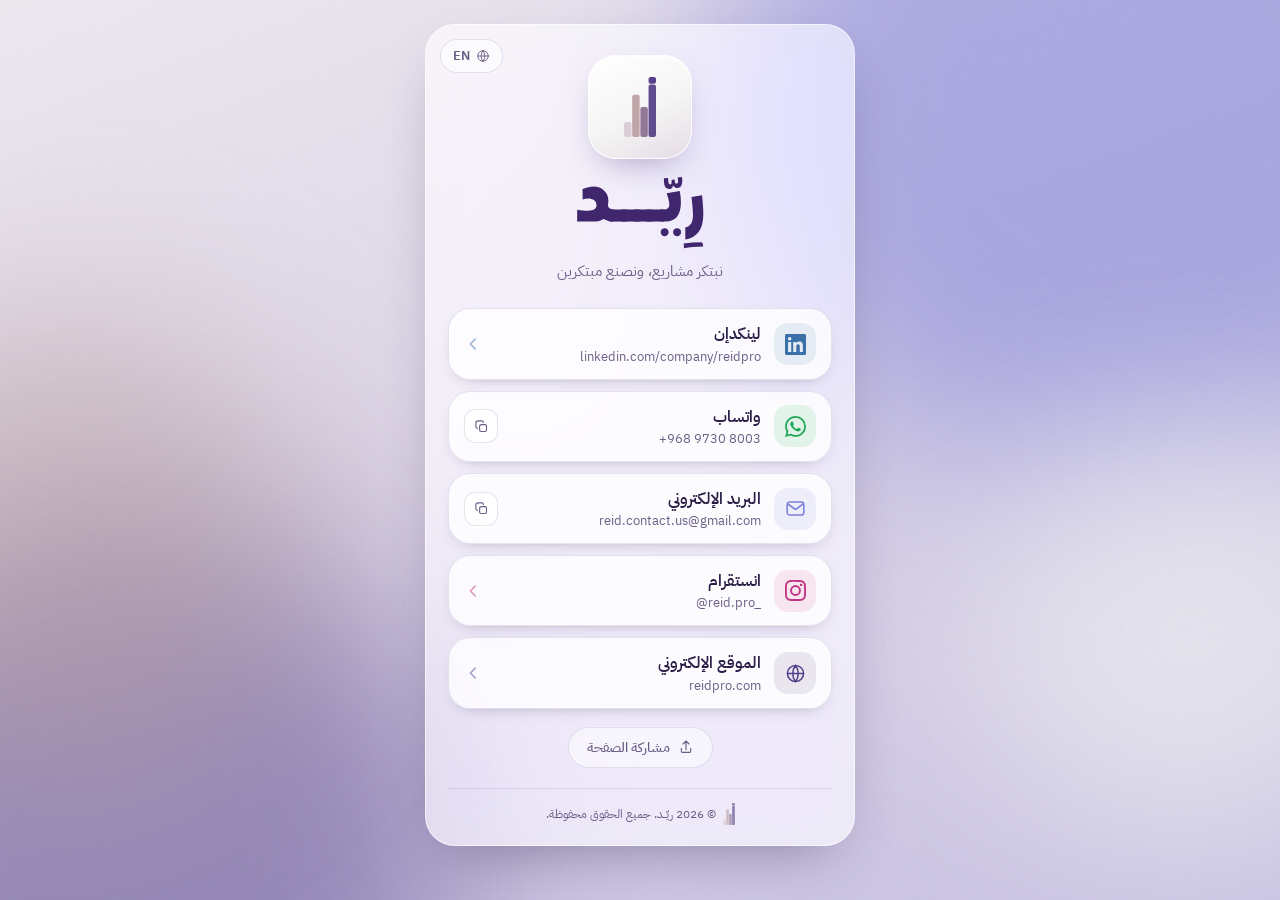
<file: index.html>
<!DOCTYPE html>
<html lang="ar" dir="rtl">
<head>
<meta charset="utf-8">
<meta name="viewport" content="width=device-width, initial-scale=1, viewport-fit=cover">
<title>ريّــد — روابط التواصل</title>
<meta name="description" content="كل روابط شركة ريّد في مكان واحد: لينكدإن، واتساب، البريد الإلكتروني، انستقرام، والموقع الإلكتروني.">
<meta name="theme-color" content="#55418B">

<meta property="og:type" content="website">
<meta property="og:title" content="ريّــد — روابط التواصل">
<meta property="og:description" content="نبتكر مشاريع، ونصنع مبتكرين.">
<meta property="og:image" content="assets/og.jpg">
<meta name="twitter:card" content="summary_large_image">

<link rel="icon" href="assets/favicon.svg" type="image/svg+xml">
<link rel="apple-touch-icon" href="assets/apple-touch-icon.png">

<link rel="preconnect" href="https://fonts.googleapis.com">
<link rel="preconnect" href="https://fonts.gstatic.com" crossorigin>
<link href="https://fonts.googleapis.com/css2?family=IBM+Plex+Sans+Arabic:wght@400;500;600;700&display=swap" rel="stylesheet">

<link rel="stylesheet" href="styles.css">
</head>
<body>

<div class="aurora" aria-hidden="true">
  <span class="blob blob-1"></span>
  <span class="blob blob-2"></span>
  <span class="blob blob-3"></span>
  <span class="blob blob-4"></span>
  <span class="grain"></span>
</div>

<main class="card">

  <button class="lang" id="lang" type="button">
    <svg viewBox="0 0 24 24" aria-hidden="true"><circle cx="12" cy="12" r="9"/><path d="M3 12h18M12 3a14 14 0 0 1 0 18 14 14 0 0 1 0-18Z"/></svg>
    <span id="lang-text">EN</span>
  </button>

  <header class="head">
    <div class="logo-tile">
      <img src="assets/logo-mark.svg" alt="" width="66" height="124" class="logo-mark">
    </div>
    <h1 class="brand">
      <img src="assets/logo-wordmark.svg" alt="ريّــد" width="206" height="119" class="wordmark" id="wordmark">
    </h1>
    <p class="tagline" id="tagline">نبتكر مشاريع، ونصنع مبتكرين</p>
  </header>

  <nav class="links" id="links"></nav>

  <div class="actions">
    <button class="share" id="share" type="button">
      <svg viewBox="0 0 24 24" aria-hidden="true"><path d="M12 3v13M12 3 7.5 7.5M12 3l4.5 4.5M5 14v4.5A1.5 1.5 0 0 0 6.5 20h11a1.5 1.5 0 0 0 1.5-1.5V14"/></svg>
      <span id="share-text">مشاركة الصفحة</span>
    </button>
  </div>

  <footer class="foot">
    <img src="assets/logo-mark.svg" alt="" width="12" height="22" aria-hidden="true">
    <span id="rights">© 2026 ريّــد. جميع الحقوق محفوظة.</span>
  </footer>

</main>

<div class="toast" id="toast" role="status" aria-live="polite"></div>

<script src="config.js"></script>
<script src="app.js"></script>
</body>
</html>
</file>
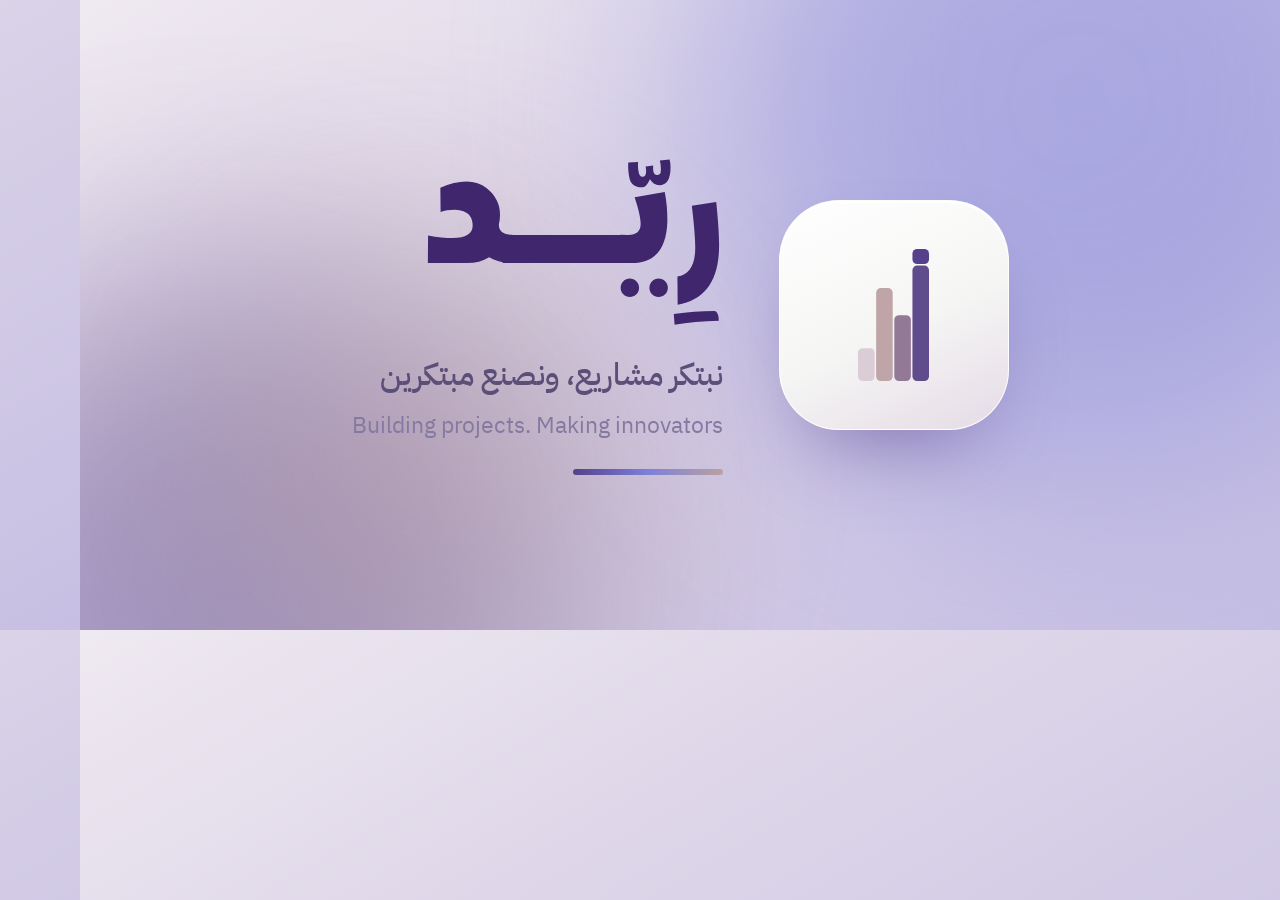
<file: _og.html>
<!DOCTYPE html><html lang="ar" dir="rtl"><head><meta charset="utf-8">
<link href="https://fonts.googleapis.com/css2?family=IBM+Plex+Sans+Arabic:wght@400;500;600;700&display=swap" rel="stylesheet">
<style>
*{box-sizing:border-box}
html,body{margin:0;width:1200px;height:630px;overflow:hidden}
body{display:flex;align-items:center;justify-content:center;gap:56px;
 font-family:'IBM Plex Sans Arabic','Segoe UI',system-ui,sans-serif;
 background:linear-gradient(150deg,#EFE9F1 0%,#DDD5E8 42%,#C6BFE3 100%);position:relative}
.b{position:absolute;border-radius:50%;filter:blur(120px)}
.b1{width:760px;height:760px;top:-280px;right:-180px;background:#7D80DA;opacity:.5}
.b2{width:620px;height:620px;bottom:-260px;left:-160px;background:#55418B;opacity:.45}
.b3{width:460px;height:460px;top:40%;left:8%;background:#BBA0A0;opacity:.45}
.tile{position:relative;width:230px;height:230px;border-radius:60px;display:grid;place-items:center;
 background:linear-gradient(155deg,#fff 0%,#F5F5F4 55%,#E5DBE6 100%);
 border:1px solid rgba(255,255,255,.9);box-shadow:0 40px 80px -34px rgba(85,65,139,.6),inset 0 2px 0 #fff}
.tile img{height:132px}
.t{position:relative;text-align:right}
.t img{width:300px;display:block;margin-bottom:22px}
.t p{margin:0;font-size:31px;color:#5B4E78;font-weight:500}
.t p.en{margin-top:10px;font-size:23px;color:#8479A0;font-weight:400;direction:ltr}
.t .u{margin-top:26px;height:6px;width:150px;border-radius:99px;background:linear-gradient(90deg,#55418B,#7D80DA,#BBA0A0)}
</style></head><body>
<span class="b b1"></span><span class="b b2"></span><span class="b b3"></span>
<div class="tile"><img src="assets/logo-mark.svg" alt=""></div>
<div class="t">
  <img src="assets/logo-wordmark.svg" alt="ريّد">
  <p>نبتكر مشاريع، ونصنع مبتكرين</p>
  <p class="en">Building projects. Making innovators</p>
  <div class="u"></div>
</div>
</body></html>
</file>
<file: styles.css>
/* ريّــد — link in bio
   Brand palette taken from the company colour sheet + logo artwork. */

:root{
  /* palette */
  --white-smoke:   #F5F5F4;
  --lavender-blush:#E5DBE6;
  --rosy-taupe:    #BBA0A0;
  --periwinkle:    #7D80DA;
  --dusty-grape:   #55418B;
  --deep-purple:   #40276D;

  /* logo tints */
  --tint-1:#DBCDD5;
  --tint-2:#BFA5A7;
  --tint-3:#927A97;
  --tint-4:#604B8D;

  --ink:        #2B1D46;
  --ink-soft:   #6B5E86;
  --surface:    rgba(255,255,255,.62);
  --surface-2:  rgba(255,255,255,.78);
  --hairline:   rgba(85,65,139,.14);
  --shadow:     0 24px 60px -24px rgba(43,29,70,.45);

  --radius:     22px;
  --radius-lg:  30px;
}

*{box-sizing:border-box}

html,body{min-height:100%}

body{
  margin:0;
  padding:max(24px,env(safe-area-inset-top)) 18px max(28px,env(safe-area-inset-bottom));
  display:flex;
  align-items:center;
  justify-content:center;
  font-family:'IBM Plex Sans Arabic','Segoe UI',system-ui,-apple-system,sans-serif;
  color:var(--ink);
  background:var(--lavender-blush);
  -webkit-font-smoothing:antialiased;
  text-rendering:optimizeLegibility;
}

/* ---------- background ---------- */

.aurora{position:fixed;inset:0;z-index:-1;overflow:hidden;background:linear-gradient(160deg,#EFE9F1 0%,#DDD5E8 45%,#C9C2E4 100%)}

.blob{position:absolute;border-radius:50%;filter:blur(90px);opacity:.75;will-change:transform}
.blob-1{width:62vmax;height:62vmax;top:-24vmax;right:-18vmax;background:var(--periwinkle);opacity:.55;animation:drift-a 26s ease-in-out infinite alternate}
.blob-2{width:52vmax;height:52vmax;bottom:-22vmax;left:-16vmax;background:var(--dusty-grape);opacity:.5;animation:drift-b 32s ease-in-out infinite alternate}
.blob-3{width:38vmax;height:38vmax;top:34%;left:-14vmax;background:var(--rosy-taupe);opacity:.5;animation:drift-c 24s ease-in-out infinite alternate}
.blob-4{width:34vmax;height:34vmax;bottom:6%;right:-10vmax;background:var(--white-smoke);opacity:.6;animation:drift-a 30s ease-in-out infinite alternate-reverse}

@keyframes drift-a{from{transform:translate3d(0,0,0) scale(1)}to{transform:translate3d(-6%,7%,0) scale(1.12)}}
@keyframes drift-b{from{transform:translate3d(0,0,0) scale(1)}to{transform:translate3d(8%,-6%,0) scale(1.1)}}
@keyframes drift-c{from{transform:translate3d(0,0,0) scale(1)}to{transform:translate3d(5%,-9%,0) scale(1.15)}}

/* fine grain, same feel as the brand colour sheet */
.grain{
  position:absolute;inset:-50%;opacity:.055;pointer-events:none;
  background-image:url("data:image/svg+xml,%3Csvg xmlns='http://www.w3.org/2000/svg' width='160' height='160'%3E%3Cfilter id='n'%3E%3CfeTurbulence type='fractalNoise' baseFrequency='.85' numOctaves='3'/%3E%3C/filter%3E%3Crect width='160' height='160' filter='url(%23n)'/%3E%3C/svg%3E");
}

/* ---------- card ---------- */

.card{
  position:relative;
  width:100%;
  max-width:430px;
  padding:30px 22px 20px;
  border-radius:var(--radius-lg);
  background:var(--surface);
  border:1px solid rgba(255,255,255,.6);
  box-shadow:var(--shadow);
  backdrop-filter:blur(26px) saturate(160%);
  -webkit-backdrop-filter:blur(26px) saturate(160%);
  animation:rise .7s cubic-bezier(.2,.7,.3,1) both;
}

@keyframes rise{from{opacity:0;transform:translateY(18px)}to{opacity:1;transform:none}}

/* ---------- language toggle ---------- */

.lang{
  position:absolute;
  top:14px;
  inset-inline-end:14px;
  z-index:2;
  display:inline-flex;align-items:center;gap:6px;
  padding:6px 12px;
  border-radius:999px;
  border:1px solid var(--hairline);
  background:rgba(255,255,255,.55);
  color:var(--ink-soft);
  font:inherit;font-size:12.5px;font-weight:600;line-height:1.6;
  cursor:pointer;
  transition:color .2s ease,border-color .2s ease,background .2s ease;
}
.lang svg{width:14px;height:14px;flex:none;fill:none;stroke:currentColor;stroke-width:1.6;stroke-linecap:round;stroke-linejoin:round}
.lang:hover{color:var(--dusty-grape);background:#fff;border-color:rgba(85,65,139,.35)}
.lang:active{transform:scale(.96)}
.lang:focus-visible{outline:2px solid var(--dusty-grape);outline-offset:3px}

/* ---------- head ---------- */

.head{text-align:center;margin-bottom:26px}

.logo-tile{
  width:104px;height:104px;margin:0 auto 16px;
  display:grid;place-items:center;
  border-radius:28px;
  background:linear-gradient(155deg,#FFFFFF 0%,var(--white-smoke) 55%,var(--lavender-blush) 100%);
  border:1px solid rgba(255,255,255,.9);
  box-shadow:0 14px 34px -14px rgba(85,65,139,.5), inset 0 1px 0 #fff;
}

.logo-mark{display:block;height:60px;width:auto}

.brand{margin:0;line-height:0}

.wordmark{
  display:block;
  margin:0 auto;
  width:clamp(112px,34%,142px);
  height:auto;
}

.tagline{
  margin:10px 0 0;
  font-size:14.5px;
  font-weight:400;
  color:var(--ink-soft);
}

/* ---------- links ---------- */

.links{display:flex;flex-direction:column;gap:11px}

.link{
  --accent:var(--dusty-grape);
  position:relative;
  display:flex;
  align-items:center;
  gap:13px;
  padding:13px 15px;
  border-radius:var(--radius);
  background:var(--surface-2);
  border:1px solid var(--hairline);
  color:var(--ink);
  text-decoration:none;
  box-shadow:0 6px 18px -12px rgba(43,29,70,.55);
  transition:transform .22s cubic-bezier(.2,.7,.3,1), box-shadow .22s ease, background .22s ease, border-color .22s ease;
  animation:rise .55s cubic-bezier(.2,.7,.3,1) both;
  animation-delay:var(--delay,0ms);
}

.link:hover,.link:focus-visible{
  transform:translateY(-2px);
  background:#fff;
  border-color:color-mix(in srgb,var(--accent) 38%,transparent);
  box-shadow:0 16px 30px -16px color-mix(in srgb,var(--accent) 75%,transparent);
}
.link:active{transform:translateY(0) scale(.99)}
.link:focus-visible{outline:2px solid var(--accent);outline-offset:3px}

.link .icon{
  flex:none;
  width:42px;height:42px;
  display:grid;place-items:center;
  border-radius:14px;
  background:color-mix(in srgb,var(--accent) 13%,#fff);
  color:var(--accent);
}
.link .icon svg{width:21px;height:21px;display:block}

.link .text{flex:1;min-width:0;display:flex;flex-direction:column;gap:1px}
.link .label{font-size:15.5px;font-weight:600;line-height:1.5}
.link .value{
  font-size:12.5px;color:var(--ink-soft);
  white-space:nowrap;overflow:hidden;text-overflow:ellipsis;
  direction:ltr;unicode-bidi:plaintext;
  font-variant-numeric:tabular-nums;
}
html[dir="rtl"] .link .value{text-align:right}
html[dir="ltr"] .link .value{text-align:left}

.link .chev{flex:none;width:18px;height:18px;color:var(--accent);opacity:.5;transition:transform .22s ease,opacity .22s ease}
html[dir="ltr"] .link .chev{transform:scaleX(-1)}
.link:hover .chev{opacity:1;transform:translateX(-3px)}
html[dir="ltr"] .link:hover .chev{transform:scaleX(-1) translateX(-3px)}

/* copy button sitting inside a link row (whatsapp / email) */
.copy{
  flex:none;
  width:34px;height:34px;
  display:grid;place-items:center;
  border:1px solid var(--hairline);
  border-radius:11px;
  background:#fff;
  color:var(--ink-soft);
  cursor:pointer;
  transition:color .2s ease,border-color .2s ease,transform .2s ease;
}
.copy svg{width:15px;height:15px;display:block}
.copy:hover{color:var(--accent);border-color:color-mix(in srgb,var(--accent) 45%,transparent)}
.copy:active{transform:scale(.92)}
.copy:focus-visible{outline:2px solid var(--accent);outline-offset:2px}

/* brand accents */
.link[data-key="linkedin"] {--accent:#3A6FA8}
.link[data-key="whatsapp"] {--accent:#1FA855}
.link[data-key="email"]    {--accent:#7D80DA}
.link[data-key="instagram"]{--accent:#C13584}
.link[data-key="website"]  {--accent:#55418B}

/* ---------- actions & footer ---------- */

.actions{margin-top:18px;display:flex;justify-content:center}

.share{
  display:inline-flex;align-items:center;gap:8px;
  padding:9px 18px;
  border-radius:999px;
  border:1px solid var(--hairline);
  background:rgba(255,255,255,.5);
  color:var(--ink-soft);
  font:inherit;font-size:13.5px;font-weight:500;
  cursor:pointer;
  transition:color .2s ease,border-color .2s ease,background .2s ease;
}
.share svg{width:16px;height:16px;fill:none;stroke:currentColor;stroke-width:1.7;stroke-linecap:round;stroke-linejoin:round}
.share:hover{color:var(--dusty-grape);background:#fff;border-color:rgba(85,65,139,.35)}
.share:focus-visible{outline:2px solid var(--dusty-grape);outline-offset:3px}

.foot{
  margin-top:20px;padding-top:14px;
  border-top:1px solid var(--hairline);
  display:flex;align-items:center;justify-content:center;gap:7px;
  font-size:12px;color:var(--ink-soft);
}
.foot img{opacity:.65}

/* ---------- toast ---------- */

.toast{
  position:fixed;
  left:50%;bottom:26px;
  transform:translate(-50%,14px);
  padding:10px 18px;
  border-radius:999px;
  background:var(--deep-purple);
  color:#fff;
  font-size:13.5px;font-weight:500;
  box-shadow:0 16px 34px -14px rgba(43,29,70,.8);
  opacity:0;pointer-events:none;
  transition:opacity .25s ease,transform .25s ease;
  z-index:9;
}
.toast.show{opacity:1;transform:translate(-50%,0)}

/* ---------- preferences ---------- */

@media (prefers-reduced-motion:reduce){
  *,*::before,*::after{animation-duration:.001ms!important;animation-iteration-count:1!important;transition-duration:.001ms!important}
}

@media (max-width:360px){
  .card{padding:24px 16px 16px}
  .link{padding:11px 12px;gap:11px}
  .link .icon{width:38px;height:38px}
}
</file>
